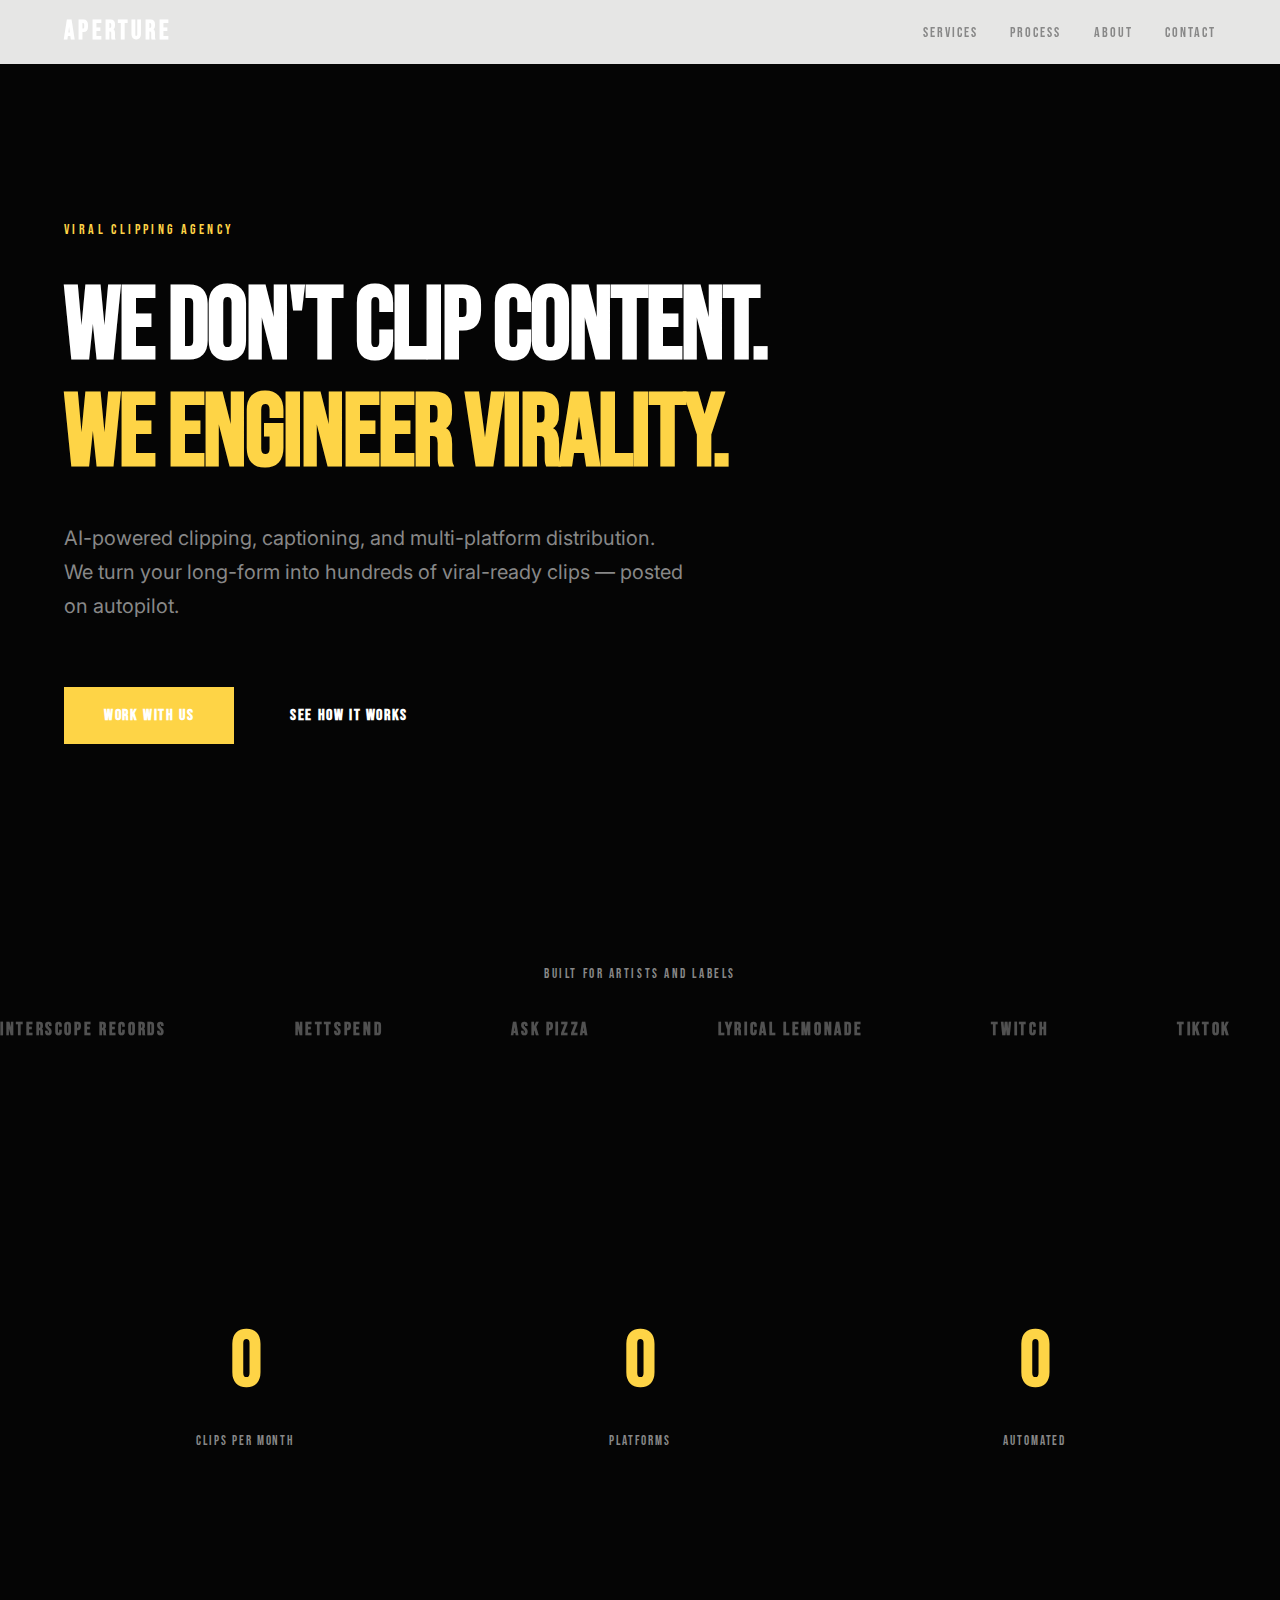
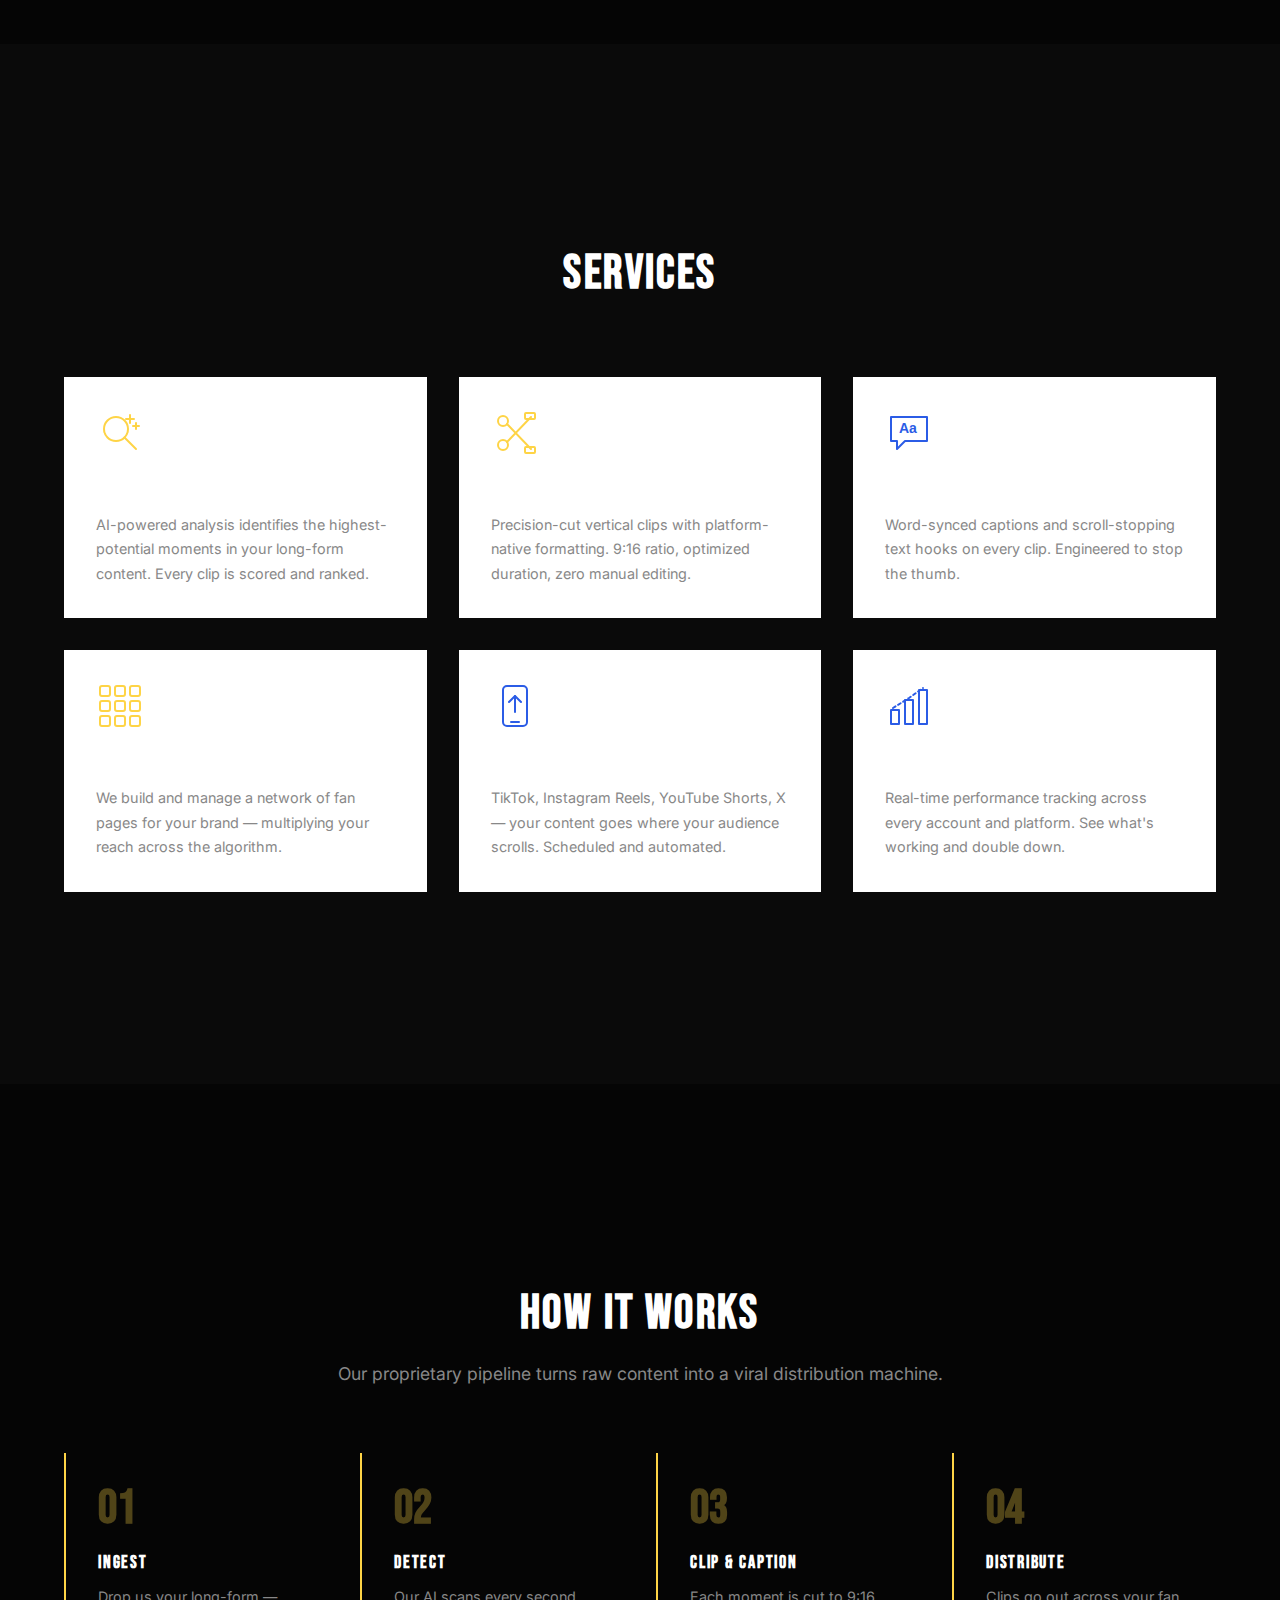
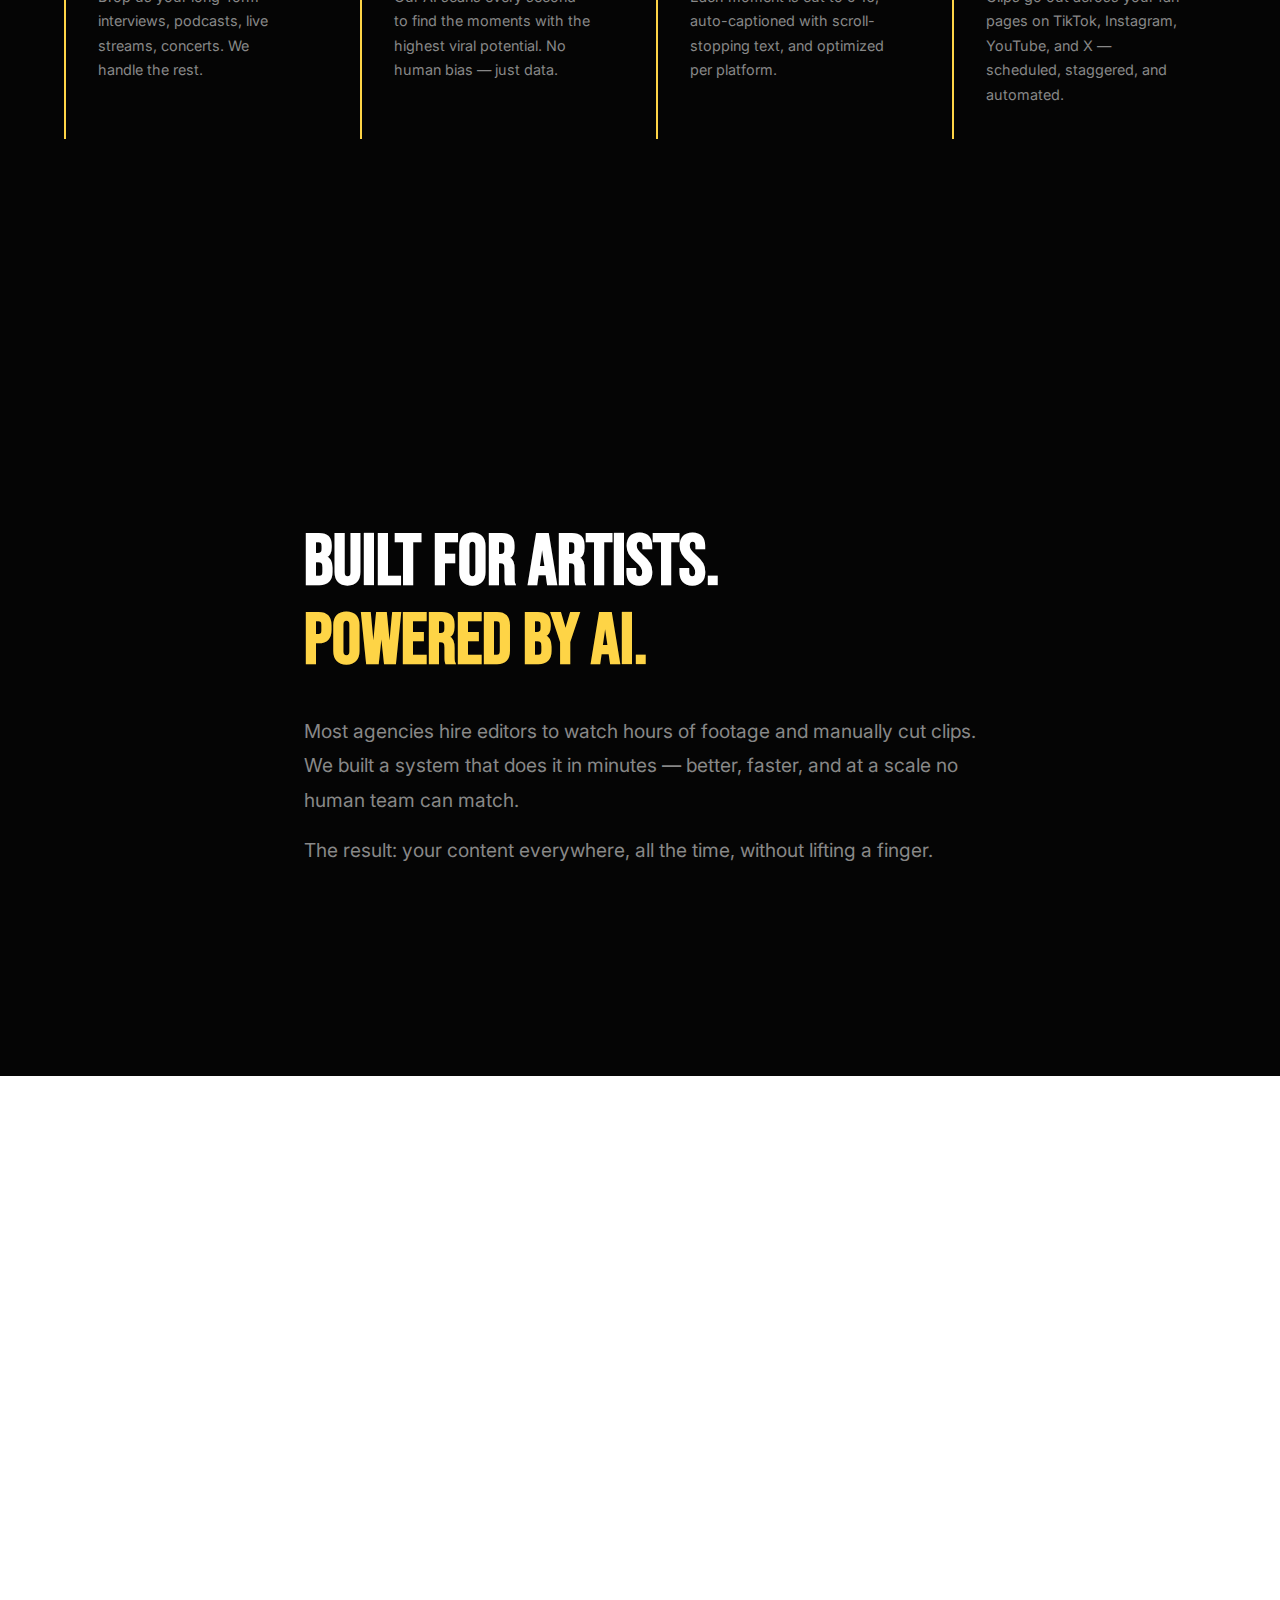
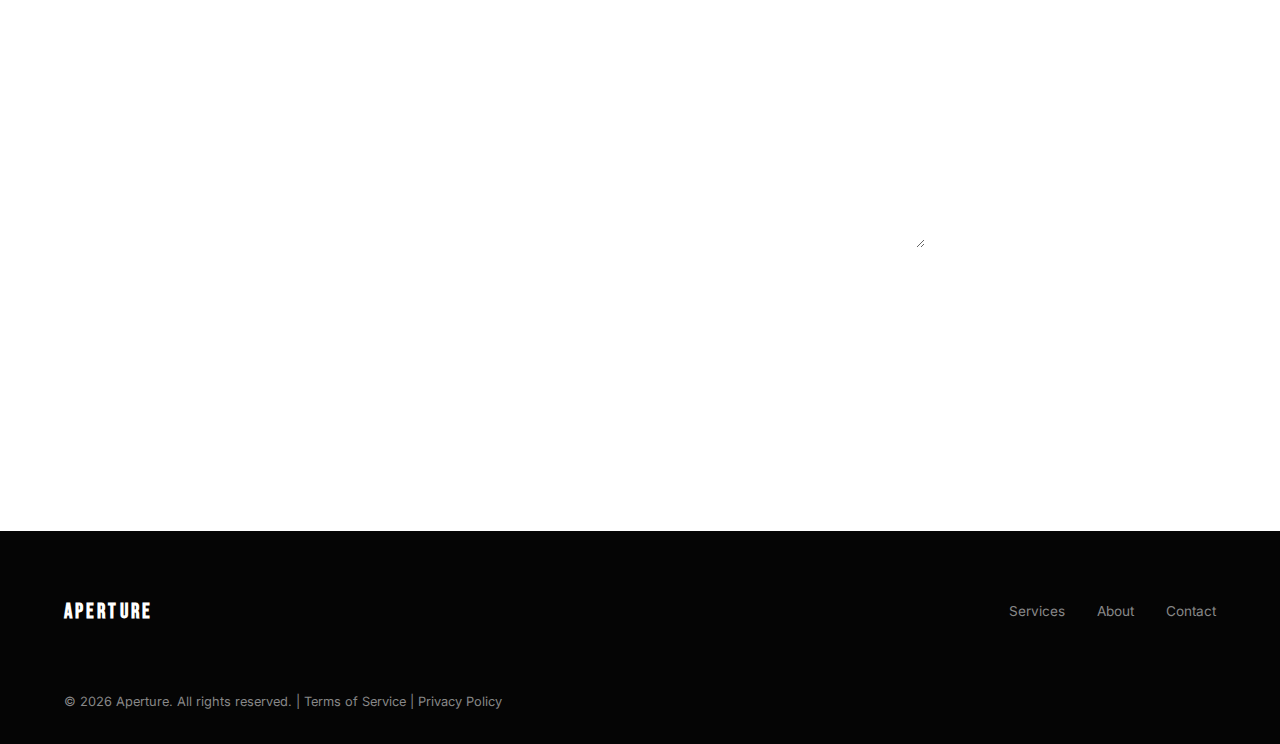
<file: index.html>
<!DOCTYPE html>
<html lang="en">
<head>
    <meta charset="UTF-8">
    <meta name="viewport" content="width=device-width, initial-scale=1.0">
    <title>Aperture — Viral Clipping Agency</title>
    <meta name="description" content="AI-powered clipping, captioning, and multi-platform distribution. We turn your long-form into viral-ready clips — posted on autopilot.">
    <meta property="og:title" content="Aperture — Viral Clipping Agency">
    <meta property="og:description" content="AI-powered clipping, captioning, and multi-platform distribution. We turn your long-form into viral-ready clips — posted on autopilot.">
    <meta property="og:type" content="website">
    <meta property="og:url" content="https://apertureagency.co">
    <link rel="preconnect" href="https://fonts.googleapis.com">
    <link rel="preconnect" href="https://fonts.gstatic.com" crossorigin>
    <link rel="icon" href="data:image/svg+xml,<svg xmlns='http://www.w3.org/2000/svg' viewBox='0 0 32 32'><text y='28' font-size='28'>◉</text></svg>">
    <link href="https://fonts.googleapis.com/css2?family=Bebas+Neue&family=Inter:wght@400;500;600&display=swap" rel="stylesheet">
    <link rel="stylesheet" href="css/reset.css">
    <link rel="stylesheet" href="css/variables.css">
    <link rel="stylesheet" href="css/layout.css">
    <link rel="stylesheet" href="css/components.css">
    <link rel="stylesheet" href="css/sections.css">
    <link rel="stylesheet" href="css/responsive.css">
</head>
<body>

<!-- Nav -->
<nav class="nav" id="nav">
    <div class="nav__inner container">
        <a href="#" class="nav__logo">
            <span class="nav__logo-text">APERTURE</span>
        </a>
        <ul class="nav__links" id="nav-links">
            <li><a href="#services">Services</a></li>
            <li><a href="#process">Process</a></li>
            <li><a href="#philosophy">About</a></li>
            <li><a href="#contact">Contact</a></li>
        </ul>
        <button class="nav__hamburger" id="hamburger" aria-label="Toggle menu">
            <span></span>
            <span></span>
            <span></span>
        </button>
    </div>
</nav>

<!-- Hero -->
<section class="hero" id="hero">
    <div class="container hero__inner">
        <p class="hero__eyebrow">VIRAL CLIPPING AGENCY</p>
        <h1 class="hero__headline">
            WE DON'T CLIP CONTENT.<br>
            <span class="text-accent">WE ENGINEER VIRALITY.</span>
        </h1>
        <p class="hero__sub">
            AI-powered clipping, captioning, and multi-platform distribution.<br class="hide-mobile">
            We turn your long-form into hundreds of viral-ready clips — posted on autopilot.
        </p>
        <div class="hero__ctas">
            <a href="#contact" class="btn btn--primary">WORK WITH US</a>
            <a href="#process" class="btn btn--outline">SEE HOW IT WORKS</a>
        </div>
    </div>
</section>

<!-- Clients -->
<section class="clients" id="clients">
    <p class="clients__label">BUILT FOR ARTISTS AND LABELS</p>
    <div class="clients__track">
        <div class="clients__slide">
            <span class="clients__logo">INTERSCOPE RECORDS</span>
            <span class="clients__logo">NETTSPEND</span>
            <span class="clients__logo">ASK PIZZA</span>
            <span class="clients__logo">LYRICAL LEMONADE</span>
            <span class="clients__logo">TWITCH</span>
            <span class="clients__logo">TIKTOK</span>
        </div>
        <div class="clients__slide" aria-hidden="true">
            <span class="clients__logo">INTERSCOPE RECORDS</span>
            <span class="clients__logo">NETTSPEND</span>
            <span class="clients__logo">ASK PIZZA</span>
            <span class="clients__logo">LYRICAL LEMONADE</span>
            <span class="clients__logo">TWITCH</span>
            <span class="clients__logo">TIKTOK</span>
        </div>
    </div>
</section>

<!-- Stats -->
<section class="stats" id="stats">
    <div class="container stats__grid">
        <div class="stats__item">
            <span class="stats__number" data-target="1860" data-suffix="+">0</span>
            <span class="stats__label">CLIPS PER MONTH</span>
        </div>
        <div class="stats__item">
            <span class="stats__number" data-target="4" data-suffix="">0</span>
            <span class="stats__label">PLATFORMS</span>
        </div>
        <div class="stats__item">
            <span class="stats__number" data-target="0" data-suffix="%" data-display="100">0</span>
            <span class="stats__label">AUTOMATED</span>
        </div>
    </div>
</section>

<!-- Services -->
<section class="services" id="services">
    <div class="container">
        <h2 class="services__headline">SERVICES</h2>
        <div class="services__grid">
            <div class="card">
                <img src="images/icon-detect.svg" alt="" class="card__icon">
                <h3 class="card__title">Viral Moment Detection</h3>
                <p class="card__desc">AI-powered analysis identifies the highest-potential moments in your long-form content. Every clip is scored and ranked.</p>
            </div>
            <div class="card">
                <img src="images/icon-clip.svg" alt="" class="card__icon">
                <h3 class="card__title">Automated Clipping</h3>
                <p class="card__desc">Precision-cut vertical clips with platform-native formatting. 9:16 ratio, optimized duration, zero manual editing.</p>
            </div>
            <div class="card">
                <img src="images/icon-caption.svg" alt="" class="card__icon">
                <h3 class="card__title">Captions & Hooks</h3>
                <p class="card__desc">Word-synced captions and scroll-stopping text hooks on every clip. Engineered to stop the thumb.</p>
            </div>
            <div class="card">
                <img src="images/icon-scale.svg" alt="" class="card__icon">
                <h3 class="card__title">Fan Page Network</h3>
                <p class="card__desc">We build and manage a network of fan pages for your brand — multiplying your reach across the algorithm.</p>
            </div>
            <div class="card">
                <img src="images/icon-post.svg" alt="" class="card__icon">
                <h3 class="card__title">Multi-Platform Distribution</h3>
                <p class="card__desc">TikTok, Instagram Reels, YouTube Shorts, X — your content goes where your audience scrolls. Scheduled and automated.</p>
            </div>
            <div class="card">
                <img src="images/icon-analytics.svg" alt="" class="card__icon">
                <h3 class="card__title">Growth Analytics</h3>
                <p class="card__desc">Real-time performance tracking across every account and platform. See what's working and double down.</p>
            </div>
        </div>
    </div>
</section>

<!-- How It Works -->
<section class="process" id="process">
    <div class="container">
        <h2 class="process__headline">HOW IT WORKS</h2>
        <p class="process__sub">Our proprietary pipeline turns raw content into a viral distribution machine.</p>
        <div class="process__steps">
            <div class="process__step">
                <span class="process__number">01</span>
                <h3 class="process__title">INGEST</h3>
                <p class="process__desc">Drop us your long-form — interviews, podcasts, live streams, concerts. We handle the rest.</p>
            </div>
            <div class="process__step">
                <span class="process__number">02</span>
                <h3 class="process__title">DETECT</h3>
                <p class="process__desc">Our AI scans every second to find the moments with the highest viral potential. No human bias — just data.</p>
            </div>
            <div class="process__step">
                <span class="process__number">03</span>
                <h3 class="process__title">CLIP & CAPTION</h3>
                <p class="process__desc">Each moment is cut to 9:16, auto-captioned with scroll-stopping text, and optimized per platform.</p>
            </div>
            <div class="process__step">
                <span class="process__number">04</span>
                <h3 class="process__title">DISTRIBUTE</h3>
                <p class="process__desc">Clips go out across your fan pages on TikTok, Instagram, YouTube, and X — scheduled, staggered, and automated.</p>
            </div>
        </div>
    </div>
</section>

<!-- Philosophy -->
<section class="philosophy" id="philosophy">
    <div class="container philosophy__inner">
        <h2 class="philosophy__headline">
            BUILT FOR ARTISTS.<br>
            <span class="text-accent">POWERED BY AI.</span>
        </h2>
        <p class="philosophy__text">
            Most agencies hire editors to watch hours of footage and manually cut clips.
            We built a system that does it in minutes — better, faster, and at a scale no human team can match.
        </p>
        <p class="philosophy__text">
            The result: your content everywhere, all the time, without lifting a finger.
        </p>
    </div>
</section>

<!-- Contact -->
<section class="contact" id="contact">
    <div class="container contact__inner">
        <h2 class="contact__headline">LET'S BUILD SOMETHING.</h2>
        <p class="contact__sub">Tell us about your artist, your content, and your goals. We'll handle the rest.</p>
        <form class="contact__form" id="contact-form" action="https://formsubmit.co/contact@apertureagency.co" method="POST">
            <input type="hidden" name="_subject" value="New inquiry from ApertureAgency.co">
            <input type="hidden" name="_captcha" value="false">
            <input type="hidden" name="_next" value="https://apertureagency.co/thanks.html">
            <div class="contact__fields">
                <input type="text" name="name" placeholder="Your Name" required class="input">
                <input type="email" name="email" placeholder="Email" required class="input">
                <input type="text" name="artist" placeholder="Artist / Brand" class="input">
                <textarea name="message" placeholder="Tell us what you need" rows="4" class="input input--textarea"></textarea>
            </div>
            <button type="submit" class="btn btn--dark">GET STARTED</button>
        </form>
    </div>
</section>

<!-- Footer -->
<footer class="footer">
    <div class="container footer__inner">
        <div class="footer__top">
            <a href="/" class="footer__logo">
                <span class="footer__logo-text">APERTURE</span>
            </a>
            <ul class="footer__links">
                <li><a href="#services">Services</a></li>
                <li><a href="#philosophy">About</a></li>
                <li><a href="#contact">Contact</a></li>
            </ul>
        </div>
        <div class="footer__bottom">
            <p>&copy; 2026 Aperture. All rights reserved. | <a href="terms.html">Terms of Service</a> | <a href="privacy.html">Privacy Policy</a></p>
        </div>
    </div>
</footer>

<script src="js/counter.js"></script>
<script src="js/main.js"></script>
</body>
</html>
</file>
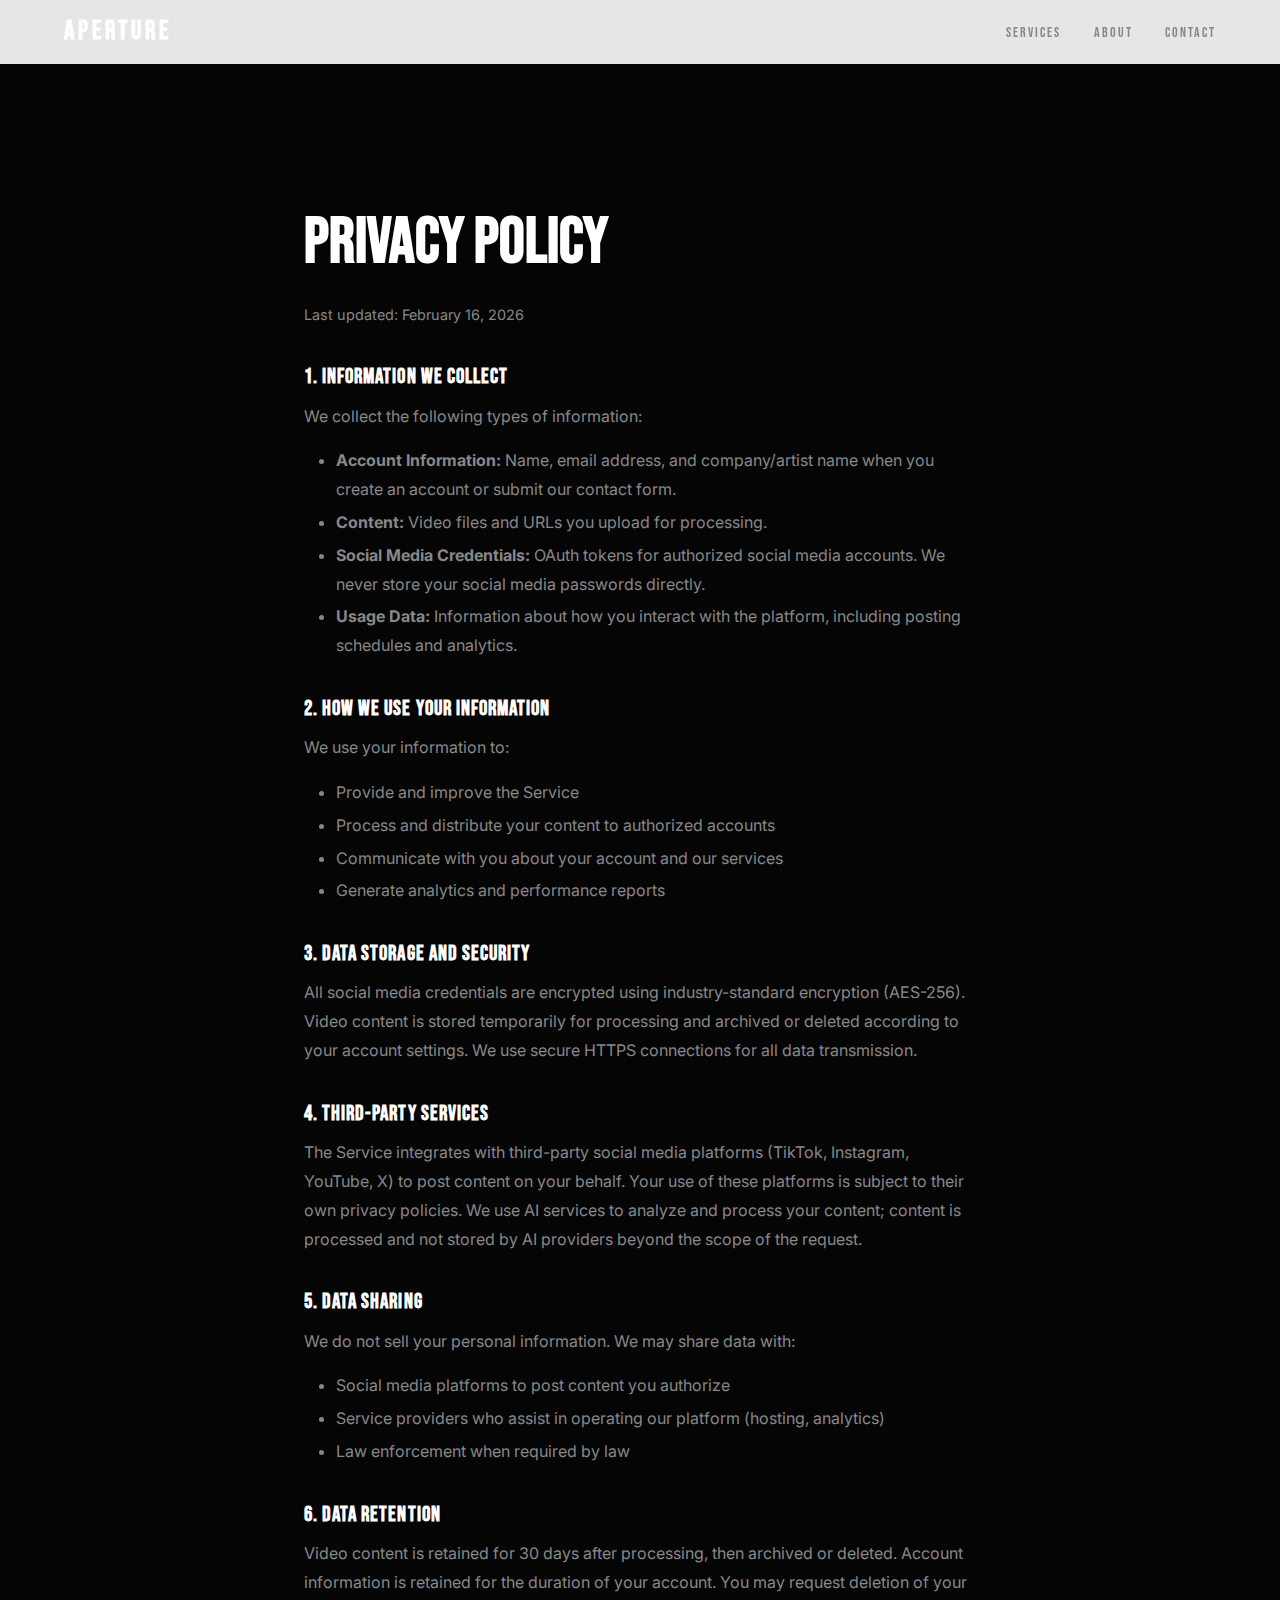
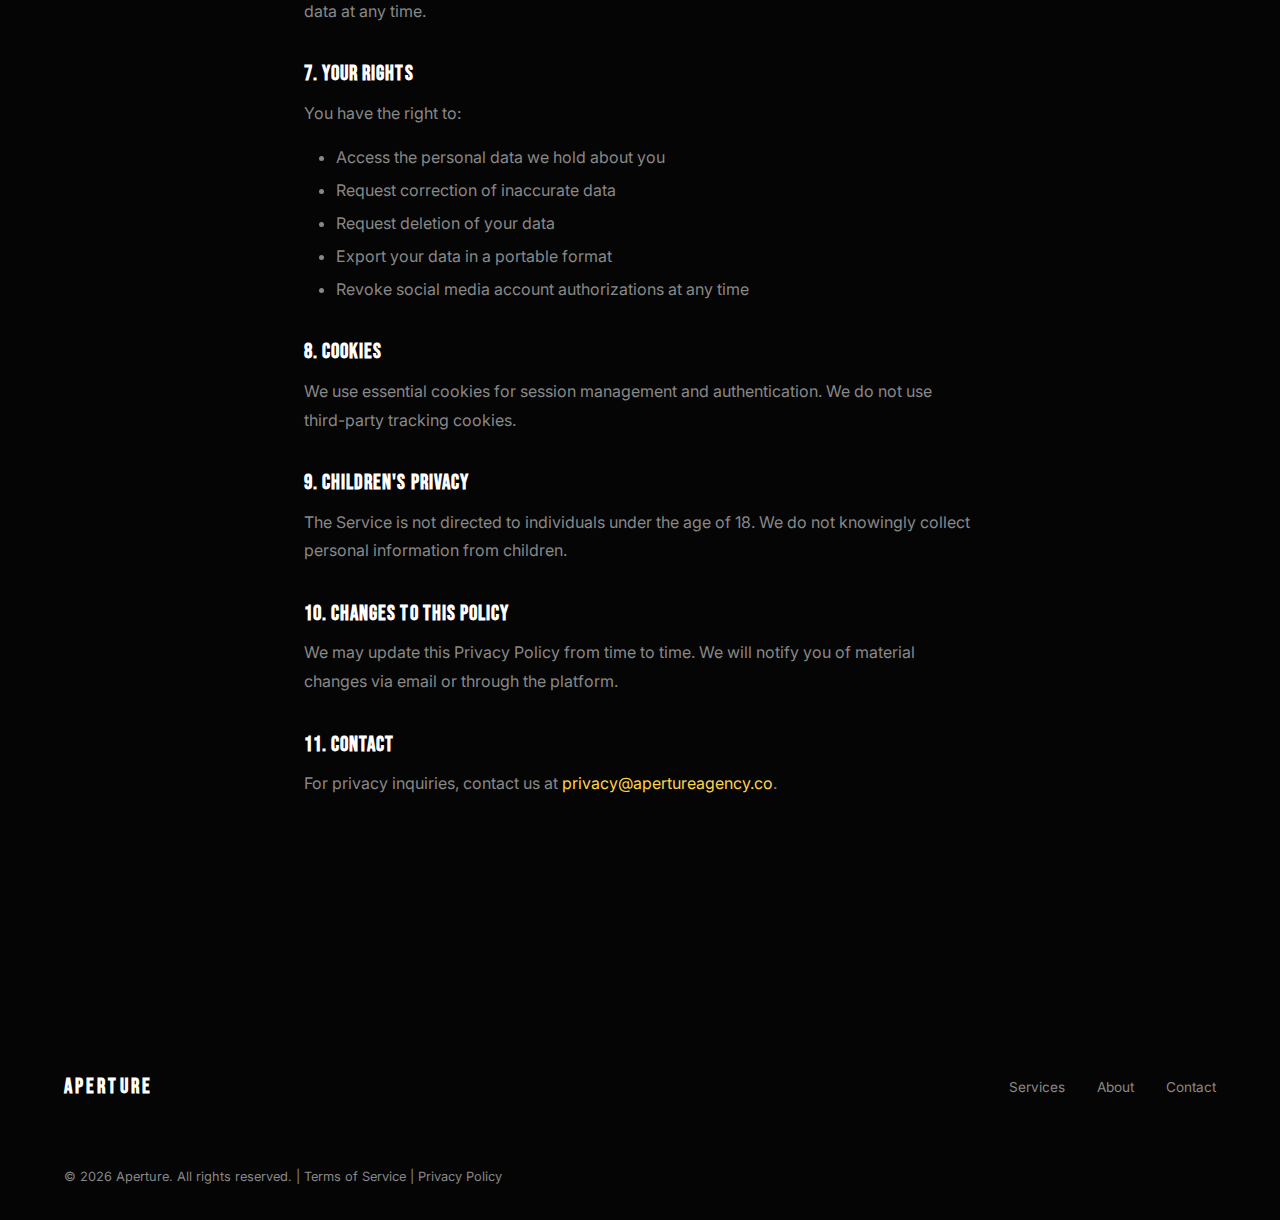
<file: privacy.html>
<!DOCTYPE html>
<html lang="en">
<head>
    <meta charset="UTF-8">
    <meta name="viewport" content="width=device-width, initial-scale=1.0">
    <title>Privacy Policy — Aperture</title>
    <meta name="description" content="Privacy Policy for Aperture, the viral clipping agency for music artists.">
    <meta property="og:title" content="Privacy Policy — Aperture">
    <meta property="og:description" content="Privacy Policy for Aperture, the viral clipping agency for music artists.">
    <meta property="og:type" content="website">
    <meta property="og:url" content="https://apertureagency.co/privacy.html">
    <link rel="preconnect" href="https://fonts.googleapis.com">
    <link rel="preconnect" href="https://fonts.gstatic.com" crossorigin>
    <link rel="icon" href="data:image/svg+xml,<svg xmlns='http://www.w3.org/2000/svg' viewBox='0 0 32 32'><text y='28' font-size='28'>◉</text></svg>">
    <link href="https://fonts.googleapis.com/css2?family=Bebas+Neue&family=Inter:wght@400;500;600&display=swap" rel="stylesheet">
    <link rel="stylesheet" href="css/reset.css">
    <link rel="stylesheet" href="css/variables.css">
    <link rel="stylesheet" href="css/layout.css">
    <link rel="stylesheet" href="css/components.css">
    <link rel="stylesheet" href="css/sections.css">
    <link rel="stylesheet" href="css/responsive.css">
</head>
<body>

<nav class="nav" id="nav">
    <div class="nav__inner container">
        <a href="/" class="nav__logo">
            <span class="nav__logo-text">APERTURE</span>
        </a>
        <ul class="nav__links" id="nav-links">
            <li><a href="/#services">Services</a></li>
            <li><a href="/#philosophy">About</a></li>
            <li><a href="/#contact">Contact</a></li>
        </ul>
        <button class="nav__hamburger" id="hamburger" aria-label="Toggle menu">
            <span></span>
            <span></span>
            <span></span>
        </button>
    </div>
</nav>

<section class="legal" id="privacy">
    <div class="container legal__inner">
        <h1 class="legal__headline">PRIVACY POLICY</h1>
        <p class="legal__updated">Last updated: February 16, 2026</p>

        <h2>1. Information We Collect</h2>
        <p>We collect the following types of information:</p>
        <ul>
            <li><strong>Account Information:</strong> Name, email address, and company/artist name when you create an account or submit our contact form.</li>
            <li><strong>Content:</strong> Video files and URLs you upload for processing.</li>
            <li><strong>Social Media Credentials:</strong> OAuth tokens for authorized social media accounts. We never store your social media passwords directly.</li>
            <li><strong>Usage Data:</strong> Information about how you interact with the platform, including posting schedules and analytics.</li>
        </ul>

        <h2>2. How We Use Your Information</h2>
        <p>We use your information to:</p>
        <ul>
            <li>Provide and improve the Service</li>
            <li>Process and distribute your content to authorized accounts</li>
            <li>Communicate with you about your account and our services</li>
            <li>Generate analytics and performance reports</li>
        </ul>

        <h2>3. Data Storage and Security</h2>
        <p>All social media credentials are encrypted using industry-standard encryption (AES-256). Video content is stored temporarily for processing and archived or deleted according to your account settings. We use secure HTTPS connections for all data transmission.</p>

        <h2>4. Third-Party Services</h2>
        <p>The Service integrates with third-party social media platforms (TikTok, Instagram, YouTube, X) to post content on your behalf. Your use of these platforms is subject to their own privacy policies. We use AI services to analyze and process your content; content is processed and not stored by AI providers beyond the scope of the request.</p>

        <h2>5. Data Sharing</h2>
        <p>We do not sell your personal information. We may share data with:</p>
        <ul>
            <li>Social media platforms to post content you authorize</li>
            <li>Service providers who assist in operating our platform (hosting, analytics)</li>
            <li>Law enforcement when required by law</li>
        </ul>

        <h2>6. Data Retention</h2>
        <p>Video content is retained for 30 days after processing, then archived or deleted. Account information is retained for the duration of your account. You may request deletion of your data at any time.</p>

        <h2>7. Your Rights</h2>
        <p>You have the right to:</p>
        <ul>
            <li>Access the personal data we hold about you</li>
            <li>Request correction of inaccurate data</li>
            <li>Request deletion of your data</li>
            <li>Export your data in a portable format</li>
            <li>Revoke social media account authorizations at any time</li>
        </ul>

        <h2>8. Cookies</h2>
        <p>We use essential cookies for session management and authentication. We do not use third-party tracking cookies.</p>

        <h2>9. Children's Privacy</h2>
        <p>The Service is not directed to individuals under the age of 18. We do not knowingly collect personal information from children.</p>

        <h2>10. Changes to This Policy</h2>
        <p>We may update this Privacy Policy from time to time. We will notify you of material changes via email or through the platform.</p>

        <h2>11. Contact</h2>
        <p>For privacy inquiries, contact us at <a href="mailto:privacy@apertureagency.co" class="legal__link">privacy@apertureagency.co</a>.</p>
    </div>
</section>

<footer class="footer">
    <div class="container footer__inner">
        <div class="footer__top">
            <a href="/" class="footer__logo">
                <span class="footer__logo-text">APERTURE</span>
            </a>
            <ul class="footer__links">
                <li><a href="/#services">Services</a></li>
                <li><a href="/#philosophy">About</a></li>
                <li><a href="/#contact">Contact</a></li>
            </ul>
        </div>
        <div class="footer__bottom">
            <p>&copy; 2026 Aperture. All rights reserved. | <a href="terms.html">Terms of Service</a> | <a href="privacy.html">Privacy Policy</a></p>
        </div>
    </div>
</footer>

<script src="js/main.js"></script>
</body>
</html>
</file>
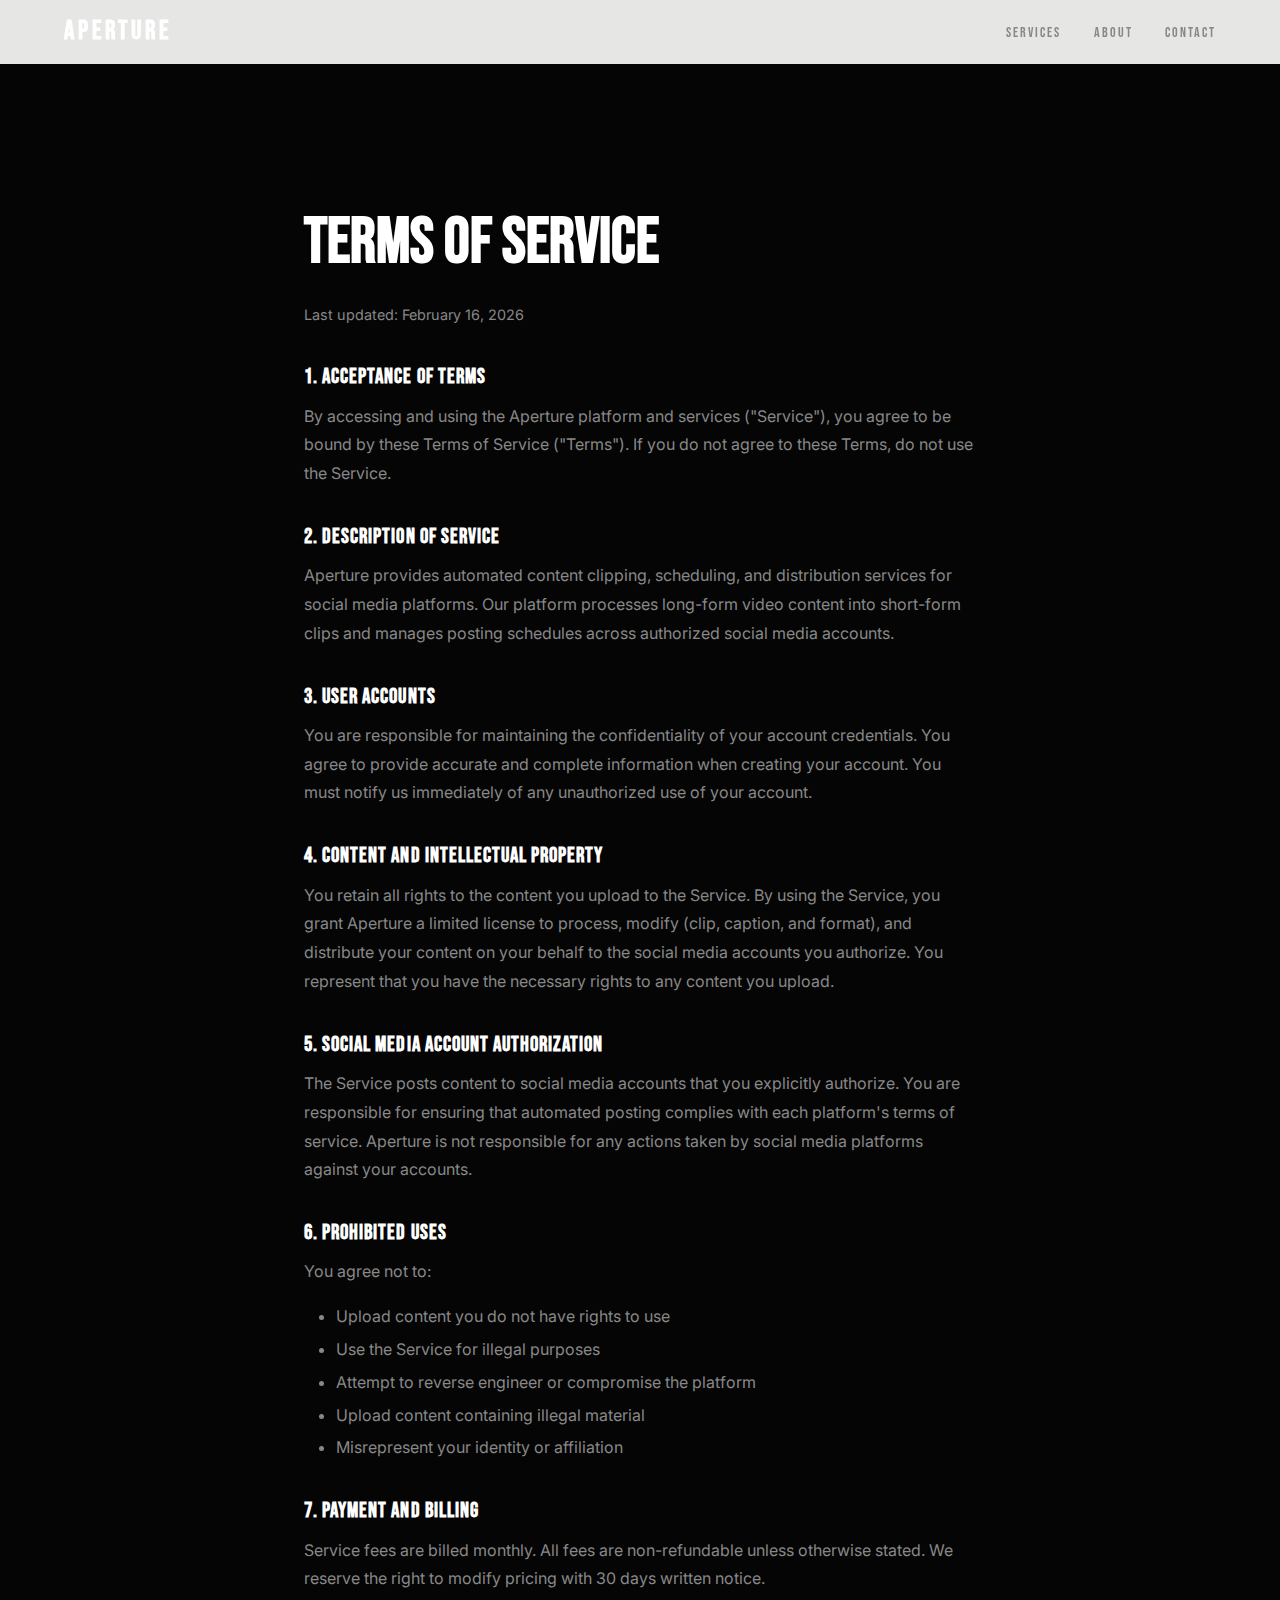
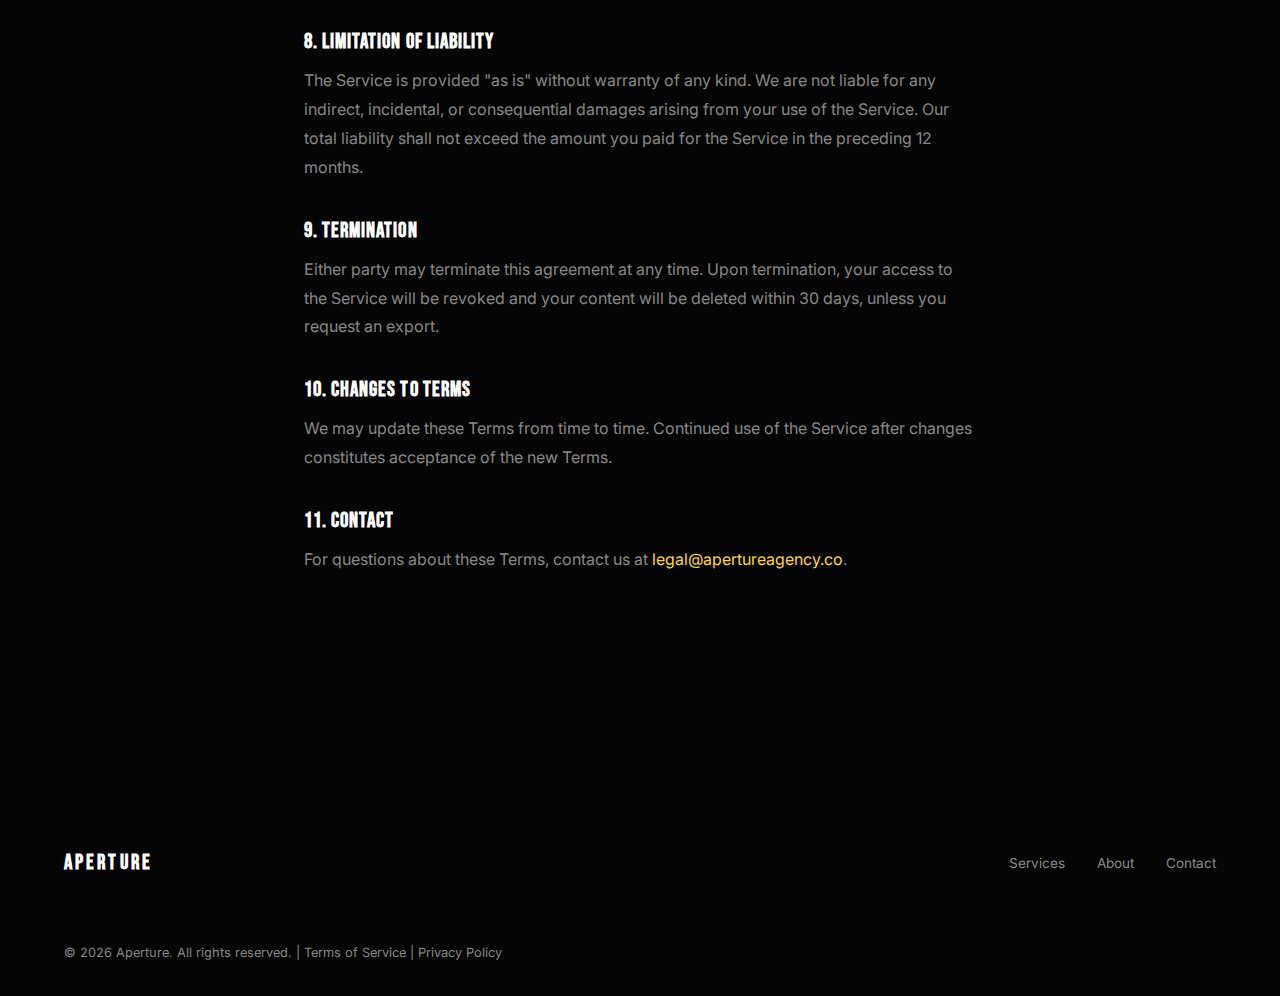
<file: terms.html>
<!DOCTYPE html>
<html lang="en">
<head>
    <meta charset="UTF-8">
    <meta name="viewport" content="width=device-width, initial-scale=1.0">
    <title>Terms of Service — Aperture</title>
    <meta name="description" content="Terms of Service for Aperture, the viral clipping agency for music artists.">
    <meta property="og:title" content="Terms of Service — Aperture">
    <meta property="og:description" content="Terms of Service for Aperture, the viral clipping agency for music artists.">
    <meta property="og:type" content="website">
    <meta property="og:url" content="https://apertureagency.co/terms.html">
    <link rel="preconnect" href="https://fonts.googleapis.com">
    <link rel="preconnect" href="https://fonts.gstatic.com" crossorigin>
    <link rel="icon" href="data:image/svg+xml,<svg xmlns='http://www.w3.org/2000/svg' viewBox='0 0 32 32'><text y='28' font-size='28'>◉</text></svg>">
    <link href="https://fonts.googleapis.com/css2?family=Bebas+Neue&family=Inter:wght@400;500;600&display=swap" rel="stylesheet">
    <link rel="stylesheet" href="css/reset.css">
    <link rel="stylesheet" href="css/variables.css">
    <link rel="stylesheet" href="css/layout.css">
    <link rel="stylesheet" href="css/components.css">
    <link rel="stylesheet" href="css/sections.css">
    <link rel="stylesheet" href="css/responsive.css">
</head>
<body>

<nav class="nav" id="nav">
    <div class="nav__inner container">
        <a href="/" class="nav__logo">
            <span class="nav__logo-text">APERTURE</span>
        </a>
        <ul class="nav__links" id="nav-links">
            <li><a href="/#services">Services</a></li>
            <li><a href="/#philosophy">About</a></li>
            <li><a href="/#contact">Contact</a></li>
        </ul>
        <button class="nav__hamburger" id="hamburger" aria-label="Toggle menu">
            <span></span>
            <span></span>
            <span></span>
        </button>
    </div>
</nav>

<section class="legal" id="terms">
    <div class="container legal__inner">
        <h1 class="legal__headline">TERMS OF SERVICE</h1>
        <p class="legal__updated">Last updated: February 16, 2026</p>

        <h2>1. Acceptance of Terms</h2>
        <p>By accessing and using the Aperture platform and services ("Service"), you agree to be bound by these Terms of Service ("Terms"). If you do not agree to these Terms, do not use the Service.</p>

        <h2>2. Description of Service</h2>
        <p>Aperture provides automated content clipping, scheduling, and distribution services for social media platforms. Our platform processes long-form video content into short-form clips and manages posting schedules across authorized social media accounts.</p>

        <h2>3. User Accounts</h2>
        <p>You are responsible for maintaining the confidentiality of your account credentials. You agree to provide accurate and complete information when creating your account. You must notify us immediately of any unauthorized use of your account.</p>

        <h2>4. Content and Intellectual Property</h2>
        <p>You retain all rights to the content you upload to the Service. By using the Service, you grant Aperture a limited license to process, modify (clip, caption, and format), and distribute your content on your behalf to the social media accounts you authorize. You represent that you have the necessary rights to any content you upload.</p>

        <h2>5. Social Media Account Authorization</h2>
        <p>The Service posts content to social media accounts that you explicitly authorize. You are responsible for ensuring that automated posting complies with each platform's terms of service. Aperture is not responsible for any actions taken by social media platforms against your accounts.</p>

        <h2>6. Prohibited Uses</h2>
        <p>You agree not to:</p>
        <ul>
            <li>Upload content you do not have rights to use</li>
            <li>Use the Service for illegal purposes</li>
            <li>Attempt to reverse engineer or compromise the platform</li>
            <li>Upload content containing illegal material</li>
            <li>Misrepresent your identity or affiliation</li>
        </ul>

        <h2>7. Payment and Billing</h2>
        <p>Service fees are billed monthly. All fees are non-refundable unless otherwise stated. We reserve the right to modify pricing with 30 days written notice.</p>

        <h2>8. Limitation of Liability</h2>
        <p>The Service is provided "as is" without warranty of any kind. We are not liable for any indirect, incidental, or consequential damages arising from your use of the Service. Our total liability shall not exceed the amount you paid for the Service in the preceding 12 months.</p>

        <h2>9. Termination</h2>
        <p>Either party may terminate this agreement at any time. Upon termination, your access to the Service will be revoked and your content will be deleted within 30 days, unless you request an export.</p>

        <h2>10. Changes to Terms</h2>
        <p>We may update these Terms from time to time. Continued use of the Service after changes constitutes acceptance of the new Terms.</p>

        <h2>11. Contact</h2>
        <p>For questions about these Terms, contact us at <a href="mailto:legal@apertureagency.co" class="legal__link">legal@apertureagency.co</a>.</p>
    </div>
</section>

<footer class="footer">
    <div class="container footer__inner">
        <div class="footer__top">
            <a href="/" class="footer__logo">
                <span class="footer__logo-text">APERTURE</span>
            </a>
            <ul class="footer__links">
                <li><a href="/#services">Services</a></li>
                <li><a href="/#philosophy">About</a></li>
                <li><a href="/#contact">Contact</a></li>
            </ul>
        </div>
        <div class="footer__bottom">
            <p>&copy; 2026 Aperture. All rights reserved. | <a href="terms.html">Terms of Service</a> | <a href="privacy.html">Privacy Policy</a></p>
        </div>
    </div>
</footer>

<script src="js/main.js"></script>
</body>
</html>
</file>
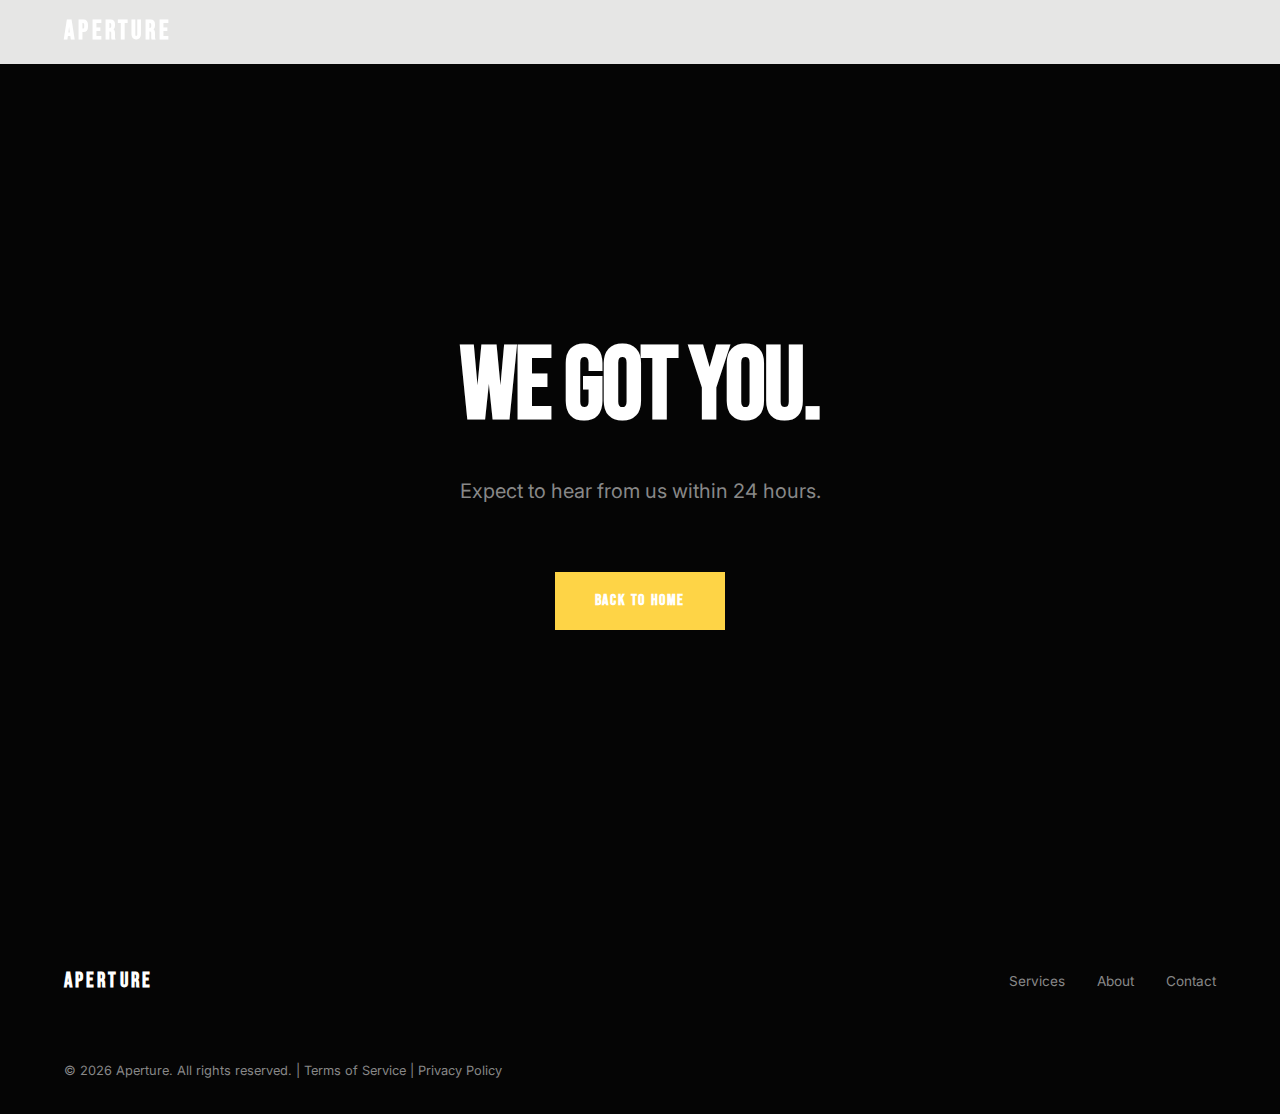
<file: thanks.html>
<!DOCTYPE html>
<html lang="en">
<head>
    <meta charset="UTF-8">
    <meta name="viewport" content="width=device-width, initial-scale=1.0">
    <title>Got it — Aperture</title>
    <meta name="description" content="Thanks for reaching out. We'll be in touch within 24 hours.">
    <meta property="og:title" content="Got it — Aperture">
    <meta property="og:description" content="Thanks for reaching out. We'll be in touch within 24 hours.">
    <meta property="og:type" content="website">
    <meta property="og:url" content="https://apertureagency.co/thanks.html">
    <link rel="preconnect" href="https://fonts.googleapis.com">
    <link rel="preconnect" href="https://fonts.gstatic.com" crossorigin>
    <link rel="icon" href="data:image/svg+xml,<svg xmlns='http://www.w3.org/2000/svg' viewBox='0 0 32 32'><text y='28' font-size='28'>◉</text></svg>">
    <link href="https://fonts.googleapis.com/css2?family=Bebas+Neue&family=Inter:wght@400;500;600&display=swap" rel="stylesheet">
    <link rel="stylesheet" href="css/reset.css">
    <link rel="stylesheet" href="css/variables.css">
    <link rel="stylesheet" href="css/layout.css">
    <link rel="stylesheet" href="css/components.css">
    <link rel="stylesheet" href="css/sections.css">
    <link rel="stylesheet" href="css/responsive.css">
</head>
<body>

<nav class="nav" id="nav">
    <div class="nav__inner container">
        <a href="/" class="nav__logo">
            <span class="nav__logo-text">APERTURE</span>
        </a>
    </div>
</nav>

<section class="hero" id="hero">
    <div class="container hero__inner" style="text-align:center;">
        <h1 class="hero__headline">WE GOT YOU.</h1>
        <p class="hero__sub" style="max-width:500px;margin-left:auto;margin-right:auto;">Expect to hear from us within 24 hours.</p>
        <a href="/" class="btn btn--primary">BACK TO HOME</a>
    </div>
</section>

<footer class="footer">
    <div class="container footer__inner">
        <div class="footer__top">
            <a href="/" class="footer__logo">
                <span class="footer__logo-text">APERTURE</span>
            </a>
            <ul class="footer__links">
                <li><a href="/#services">Services</a></li>
                <li><a href="/#philosophy">About</a></li>
                <li><a href="/#contact">Contact</a></li>
            </ul>
        </div>
        <div class="footer__bottom">
            <p>&copy; 2026 Aperture. All rights reserved. | <a href="terms.html">Terms of Service</a> | <a href="privacy.html">Privacy Policy</a></p>
        </div>
    </div>
</footer>

<script src="js/main.js"></script>
</body>
</html>
</file>
<file: css/variables.css>
:root {
    /* Core palette */
    --bg: #050505;
    --surface: #0a0a0a;
    --text: #ffffff;
    --text-muted: #888888;
    --accent: #fed446;
    --accent-glow: rgba(254, 212, 70, 0.3);

    /* Fonts */
    --font-headline: 'Bebas Neue', Impact, sans-serif;
    --font-body: 'Inter', -apple-system, sans-serif;

    /* Spacing */
    --space-xs: 0.5rem;
    --space-sm: 1rem;
    --space-md: 2rem;
    --space-lg: 4rem;
    --space-xl: 8rem;
    --space-2xl: 12rem;

    --nav-height: 64px;
    --container: 1400px;
    --duration: 0.3s;
    --ease: cubic-bezier(0.16, 1, 0.3, 1);
}
</file>
<file: css/layout.css>
body {
    background: var(--bg);
    color: var(--text);
    font-family: var(--font-body);
    overflow-x: hidden;
}

.container {
    width: 100%;
    max-width: var(--container);
    margin: 0 auto;
    padding: 0 var(--space-lg);
}

.reveal {
    opacity: 0;
    transform: translateY(24px);
    transition: opacity 0.8s var(--ease), transform 0.8s var(--ease);
}

.reveal.visible {
    opacity: 1;
    transform: translateY(0);
}

.text-accent {
    color: var(--accent);
}
</file>
<file: css/components.css>
/* Buttons */
.btn {
    display: inline-block;
    padding: 1rem 2.5rem;
    font-family: var(--font-headline);
    font-size: 1rem;
    font-weight: 600;
    letter-spacing: 0.1em;
    text-transform: uppercase;
    border: none;
    cursor: pointer;
    transition: transform var(--duration) var(--ease),
                box-shadow var(--duration) var(--ease);
}

.btn:hover {
    transform: translateY(-2px);
    box-shadow: 0 8px 24px var(--accent-glow);
}

.btn--primary {
    background: var(--accent);
    color: #fff;
}

.btn--dark {
    background: #fff;
    color: var(--text);
}

.btn--dark:hover {
    box-shadow: 0 8px 24px rgba(0, 0, 0, 0.5);
}

.btn:focus-visible {
    outline: 2px solid var(--accent);
    outline-offset: 2px;
}

.btn--outline {
    background: transparent;
    color: var(--text);
    border: 1px solid var(--border);
}

.btn--outline:hover {
    border-color: var(--accent);
    color: var(--accent);
    box-shadow: 0 8px 24px var(--accent-glow);
}

/* Inputs */
.input {
    width: 100%;
    padding: 1rem 1.25rem;
    background: var(--surface);
    border: 1px solid var(--border);
    color: var(--text);
    font-size: 1rem;
    transition: border-color var(--duration) var(--ease),
                box-shadow var(--duration) var(--ease);
}

.input::placeholder {
    color: var(--text-muted);
}

.input:focus {
    border-color: var(--accent);
    box-shadow: 0 0 0 3px var(--accent-glow);
}

.input--textarea {
    min-height: 120px;
}

/* Cards */
.card {
    background: #fff;
    border: 1px solid var(--border);
    padding: var(--space-md);
    transition: border-color var(--duration) var(--ease),
                transform var(--duration) var(--ease);
}

.card:hover {
    border-color: var(--accent);
    transform: translateY(-4px);
}

.card__icon {
    width: 48px;
    height: 48px;
    margin-bottom: var(--space-sm);
}

.card__title {
    font-family: var(--font-headline);
    font-size: 1.25rem;
    font-weight: 600;
    text-transform: uppercase;
    letter-spacing: 0.05em;
    margin-bottom: var(--space-xs);
}

.card__desc {
    color: var(--text-muted);
    font-size: 0.9rem;
    line-height: 1.7;
}
</file>
<file: css/sections.css>
/* ── Nav ─────────────────────────────────── */
.nav {
    position: fixed;
    top: 0;
    left: 0;
    right: 0;
    height: var(--nav-height);
    background: rgba(250, 250, 248, 0.92);
    backdrop-filter: blur(12px);
    -webkit-backdrop-filter: blur(12px);
    z-index: 100;
    border-bottom: 1px solid var(--border);
}

.nav__inner {
    display: flex;
    align-items: center;
    justify-content: space-between;
    height: 100%;
}

.nav__logo img {
    height: 28px;
    width: auto;
}

.nav__logo-text {
    font-family: var(--font-headline);
    font-size: 1.6rem;
    font-weight: 700;
    letter-spacing: 0.15em;
    color: var(--text);
    text-transform: uppercase;
}

.footer__logo-text {
    font-family: var(--font-headline);
    font-size: 1.3rem;
    font-weight: 700;
    letter-spacing: 0.15em;
    color: var(--text);
    text-transform: uppercase;
}

.nav__links {
    display: flex;
    gap: var(--space-md);
}

.nav__links a {
    font-family: var(--font-headline);
    font-size: 0.85rem;
    font-weight: 500;
    letter-spacing: 0.15em;
    text-transform: uppercase;
    color: var(--text-muted);
    transition: color var(--duration) var(--ease);
}

.nav__links a:hover {
    color: var(--text);
}

.nav__hamburger {
    display: none;
    flex-direction: column;
    gap: 5px;
    padding: 4px;
}

.nav__hamburger span {
    display: block;
    width: 24px;
    height: 2px;
    background: var(--text);
    transition: transform var(--duration) var(--ease),
                opacity var(--duration) var(--ease);
}

.nav__hamburger.active span:nth-child(1) {
    transform: translateY(7px) rotate(45deg);
}

.nav__hamburger.active span:nth-child(2) {
    opacity: 0;
}

.nav__hamburger.active span:nth-child(3) {
    transform: translateY(-7px) rotate(-45deg);
}

/* ── Hero ────────────────────────────────── */
.hero {
    min-height: 100vh;
    display: flex;
    align-items: center;
    padding-top: var(--nav-height);
}

.hero__inner {
    padding-top: var(--space-xl);
    padding-bottom: var(--space-xl);
}

.hero__eyebrow {
    font-family: var(--font-headline);
    font-size: 0.85rem;
    font-weight: 500;
    letter-spacing: 0.25em;
    color: var(--accent);
    text-transform: uppercase;
    margin-bottom: var(--space-md);
}

.hero__headline {
    font-family: var(--font-headline);
    font-size: clamp(3rem, 8vw, 6.5rem);
    font-weight: 700;
    line-height: 1.05;
    letter-spacing: -0.02em;
    text-transform: uppercase;
    margin-bottom: var(--space-md);
}

.hero__sub {
    font-size: clamp(1rem, 2vw, 1.25rem);
    color: var(--text-muted);
    line-height: 1.7;
    margin-bottom: var(--space-lg);
    max-width: 640px;
}

.hero__ctas {
    display: flex;
    gap: var(--space-sm);
    flex-wrap: wrap;
}

/* ── Clients ─────────────────────────────── */
.clients {
    padding: var(--space-lg) 0;
    overflow: hidden;
    border-top: 1px solid var(--border);
    border-bottom: 1px solid var(--border);
}

.clients__label {
    text-align: center;
    font-family: var(--font-headline);
    font-size: 0.8rem;
    font-weight: 500;
    letter-spacing: 0.2em;
    color: var(--text-muted);
    margin-bottom: var(--space-md);
}

.clients__track {
    display: flex;
    width: max-content;
    animation: scroll 25s linear infinite;
}

.clients__slide {
    display: flex;
    gap: var(--space-xl);
    padding-right: var(--space-xl);
}

.clients__logo {
    font-family: var(--font-headline);
    font-size: 1.1rem;
    font-weight: 600;
    letter-spacing: 0.15em;
    color: var(--text);
    opacity: 0.3;
    white-space: nowrap;
    filter: grayscale(100%);
}

@keyframes scroll {
    to {
        transform: translateX(-50%);
    }
}

/* ── Stats ───────────────────────────────── */
.stats {
    padding: var(--space-2xl) 0;
}

.stats__grid {
    display: grid;
    grid-template-columns: repeat(3, 1fr);
    gap: var(--space-md);
    text-align: center;
}

.stats__number {
    display: block;
    font-family: var(--font-headline);
    font-size: clamp(3rem, 6vw, 5rem);
    font-weight: 700;
    color: var(--accent);
    letter-spacing: -0.02em;
}

.stats__label {
    display: block;
    font-family: var(--font-headline);
    font-size: 0.8rem;
    font-weight: 500;
    letter-spacing: 0.15em;
    color: var(--text-muted);
    margin-top: var(--space-xs);
}

/* ── Philosophy ──────────────────────────── */
.philosophy {
    padding: var(--space-2xl) 0;
}

.philosophy__inner {
    max-width: 800px;
}

.philosophy__headline {
    font-family: var(--font-headline);
    font-size: clamp(2.5rem, 6vw, 4.5rem);
    font-weight: 700;
    line-height: 1.1;
    text-transform: uppercase;
    margin-bottom: var(--space-md);
}

.philosophy__text {
    font-size: clamp(1rem, 2vw, 1.2rem);
    color: var(--text-muted);
    line-height: 1.8;
    margin-bottom: var(--space-sm);
}

/* ── Process ─────────────────────────────── */
.process {
    padding: var(--space-2xl) 0;
}

.process__headline {
    font-family: var(--font-headline);
    font-size: clamp(2rem, 4vw, 3rem);
    font-weight: 700;
    letter-spacing: 0.05em;
    text-transform: uppercase;
    text-align: center;
    margin-bottom: var(--space-xs);
}

.process__sub {
    text-align: center;
    color: var(--text-muted);
    font-size: 1.1rem;
    margin-bottom: var(--space-lg);
}

.process__steps {
    display: grid;
    grid-template-columns: repeat(4, 1fr);
    gap: var(--space-md);
}

.process__step {
    padding: var(--space-md);
    border-left: 2px solid var(--accent);
}

.process__number {
    font-family: var(--font-headline);
    font-size: 3rem;
    font-weight: 700;
    color: var(--accent);
    opacity: 0.3;
    line-height: 1;
    display: block;
    margin-bottom: var(--space-sm);
}

.process__title {
    font-family: var(--font-headline);
    font-size: 1.1rem;
    font-weight: 600;
    letter-spacing: 0.1em;
    text-transform: uppercase;
    margin-bottom: var(--space-xs);
}

.process__desc {
    color: var(--text-muted);
    font-size: 0.9rem;
    line-height: 1.7;
}

/* ── Services ────────────────────────────── */
.services {
    padding: var(--space-2xl) 0;
    background: var(--surface);
}

.services__headline {
    font-family: var(--font-headline);
    font-size: clamp(2rem, 4vw, 3rem);
    font-weight: 700;
    letter-spacing: 0.05em;
    text-transform: uppercase;
    text-align: center;
    margin-bottom: var(--space-lg);
}

.services__grid {
    display: grid;
    grid-template-columns: repeat(3, 1fr);
    gap: var(--space-md);
}

/* ── Contact ─────────────────────────────── */
.contact {
    background: var(--text);
    color: #fff;
    padding: var(--space-2xl) 0;
}

.contact__inner {
    max-width: 700px;
}

.contact__headline {
    font-family: var(--font-headline);
    font-size: clamp(2.5rem, 6vw, 4.5rem);
    font-weight: 700;
    line-height: 1.1;
    text-transform: uppercase;
    margin-bottom: var(--space-sm);
}

.contact__sub {
    font-size: 1.15rem;
    margin-bottom: var(--space-lg);
    color: rgba(255, 255, 255, 0.7);
}

.contact__fields {
    display: grid;
    gap: var(--space-sm);
    margin-bottom: var(--space-md);
}

.contact__form .input {
    background: rgba(255, 255, 255, 0.1);
    border: 1px solid rgba(255, 255, 255, 0.2);
    color: #fff;
}

.contact__form .input::placeholder {
    color: rgba(255, 255, 255, 0.5);
}

.contact__form .input:focus {
    background: rgba(255, 255, 255, 0.15);
    border-color: var(--accent);
}

/* ── Footer ──────────────────────────────── */
.footer {
    padding: var(--space-lg) 0 var(--space-md);
    border-top: 1px solid var(--border);
}

.footer__inner {
    display: flex;
    flex-direction: column;
    gap: var(--space-md);
}

.footer__top {
    display: flex;
    align-items: center;
    justify-content: space-between;
}

.footer__logo img {
    height: 22px;
    width: auto;
}

.footer__links {
    display: flex;
    gap: var(--space-md);
}

.footer__links a {
    font-size: 0.85rem;
    color: var(--text-muted);
    transition: color var(--duration) var(--ease);
}

.footer__links a:hover {
    color: var(--text);
}

.footer__bottom {
    border-top: 1px solid var(--border);
    padding-top: var(--space-md);
}

.footer__bottom p {
    font-size: 0.8rem;
    color: var(--text-muted);
}

.footer__bottom a {
    color: var(--text-muted);
    transition: color var(--duration) var(--ease);
}

.footer__bottom a:hover {
    color: var(--text);
}

/* ── Legal Pages ────────────────────────── */
.legal {
    padding-top: calc(var(--nav-height) + var(--space-xl));
    padding-bottom: var(--space-2xl);
}

.legal__inner {
    max-width: 800px;
}

.legal__headline {
    font-family: var(--font-headline);
    font-size: clamp(2.5rem, 6vw, 4rem);
    font-weight: 700;
    text-transform: uppercase;
    margin-bottom: var(--space-xs);
}

.legal__updated {
    font-size: 0.9rem;
    color: var(--text-muted);
    margin-bottom: var(--space-lg);
}

.legal h2 {
    font-family: var(--font-headline);
    font-size: 1.3rem;
    font-weight: 600;
    text-transform: uppercase;
    letter-spacing: 0.05em;
    margin-top: var(--space-md);
    margin-bottom: var(--space-xs);
}

.legal p {
    color: var(--text-muted);
    line-height: 1.8;
    margin-bottom: var(--space-sm);
}

.legal ul {
    color: var(--text-muted);
    line-height: 1.8;
    margin-bottom: var(--space-sm);
    padding-left: var(--space-md);
    list-style: disc;
}

.legal li {
    margin-bottom: 0.25rem;
}

.legal__link {
    color: var(--accent);
    transition: opacity var(--duration) var(--ease);
}

.legal__link:hover {
    opacity: 0.8;
}
</file>
<file: css/responsive.css>
/* ── Tablet (<1199px) ────────────────────── */
@media (max-width: 1199px) {
    .services__grid {
        grid-template-columns: repeat(2, 1fr);
    }

    .process__steps {
        grid-template-columns: repeat(2, 1fr);
    }
}

/* ── Mobile (<809px) ─────────────────────── */
@media (max-width: 809px) {
    :root {
        --space-xl: 4rem;
        --space-2xl: 5rem;
    }

    .hide-mobile {
        display: none;
    }

    /* Nav */
    .nav__hamburger {
        display: flex;
    }

    .nav__links {
        position: fixed;
        top: var(--nav-height);
        left: 0;
        right: 0;
        bottom: 0;
        flex-direction: column;
        align-items: center;
        justify-content: center;
        gap: var(--space-lg);
        background: rgba(250, 250, 248, 0.97);
        opacity: 0;
        pointer-events: none;
        transition: opacity var(--duration) var(--ease);
    }

    .nav__links.open {
        opacity: 1;
        pointer-events: auto;
    }

    .nav__links a {
        font-size: 1.5rem;
    }

    /* Hero */
    .hero__headline {
        font-size: clamp(2.5rem, 10vw, 4rem);
    }

    /* Stats */
    .stats__grid {
        grid-template-columns: 1fr;
        gap: var(--space-lg);
    }

    /* Process */
    .process__steps {
        grid-template-columns: 1fr;
    }

    /* Services */
    .services__grid {
        grid-template-columns: 1fr;
    }

    /* Footer */
    .footer__top {
        flex-direction: column;
        gap: var(--space-md);
        text-align: center;
    }

    .footer__links {
        justify-content: center;
    }
}
</file>
